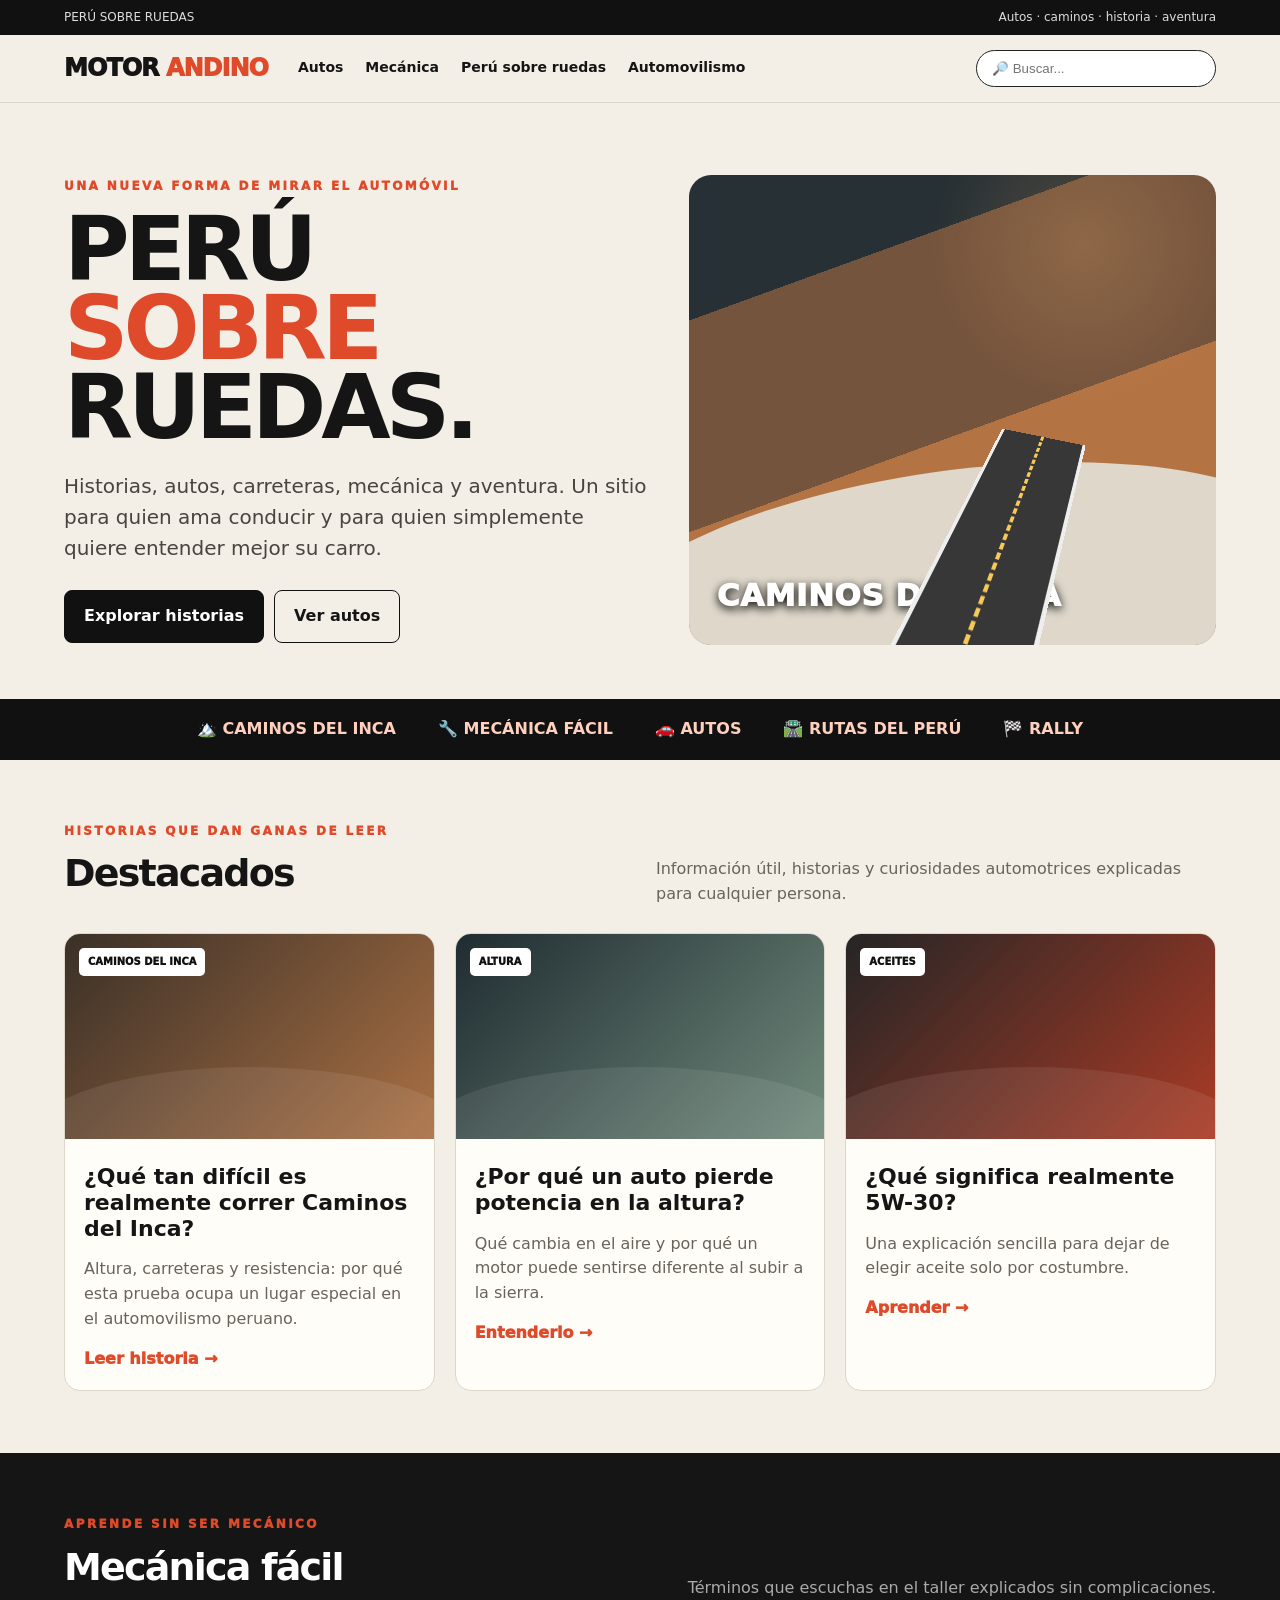
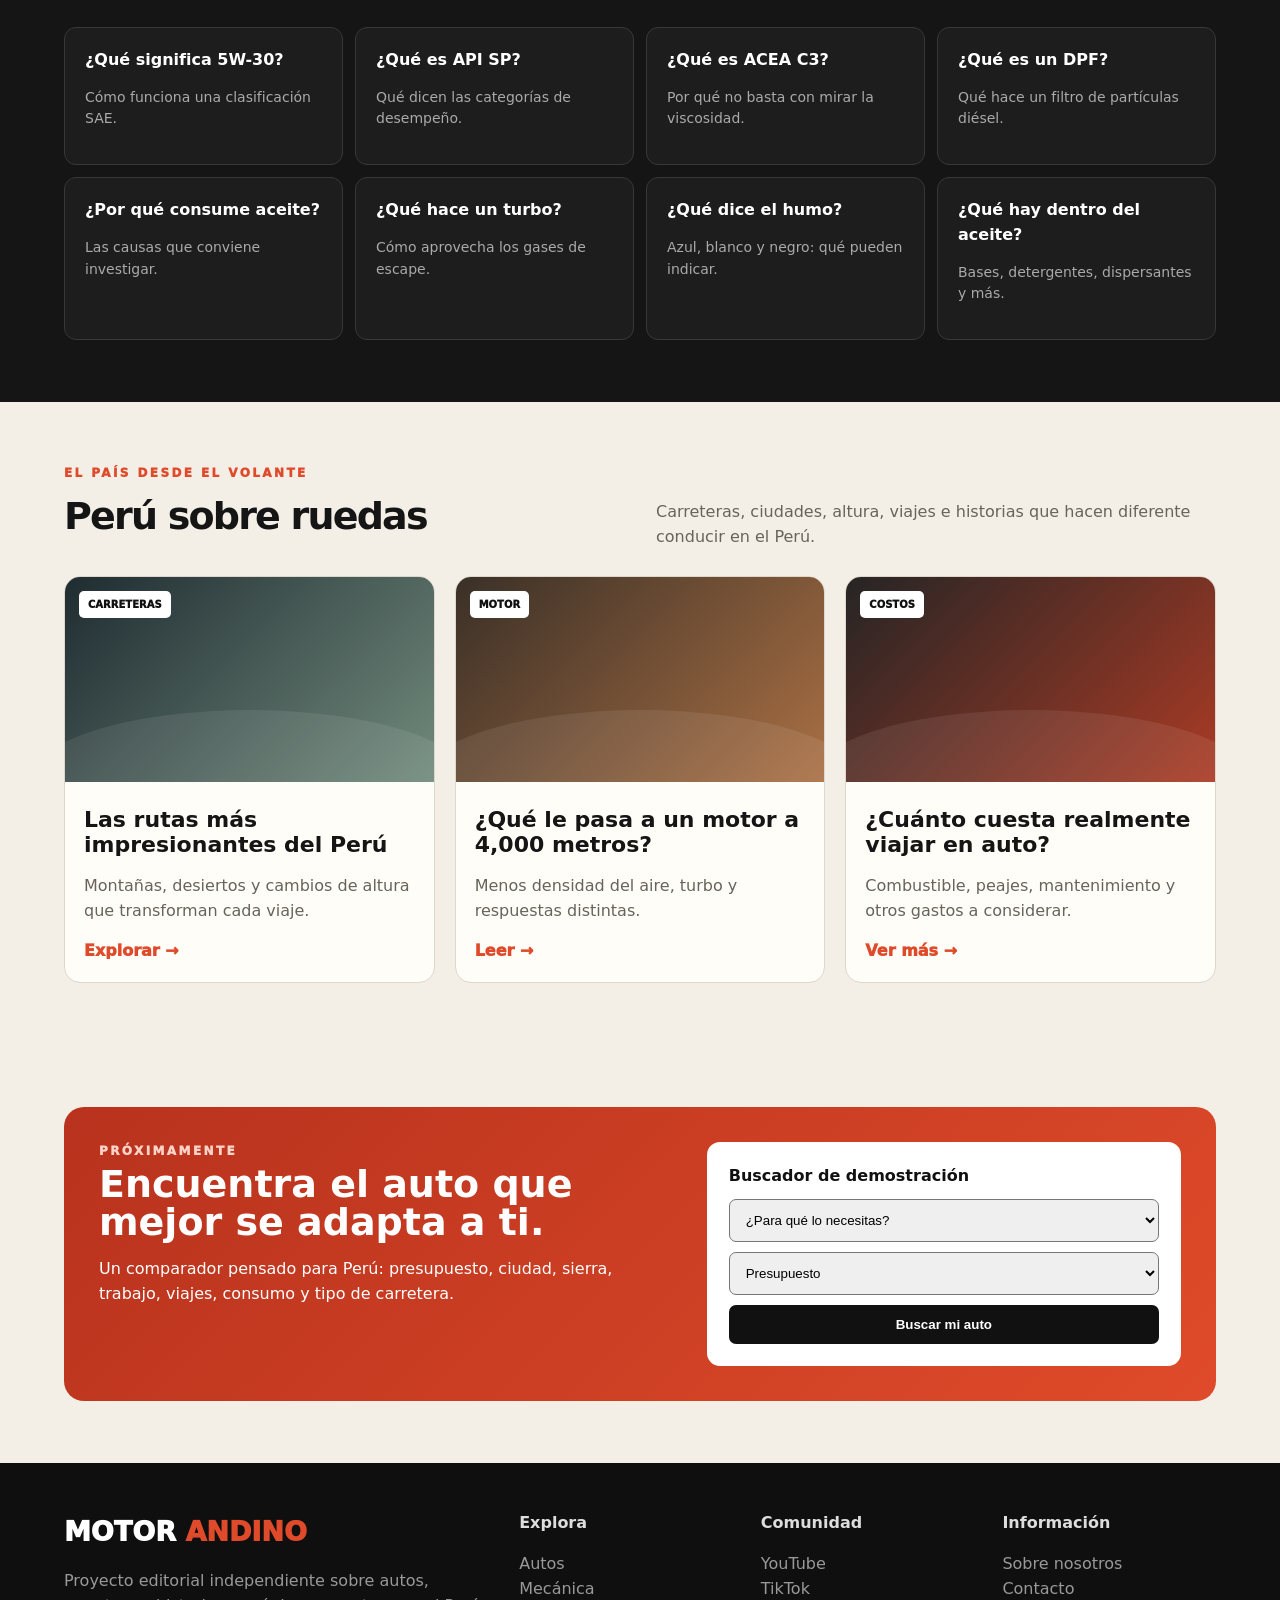
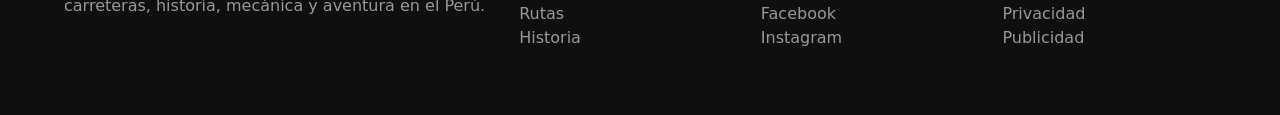
<file: index.html>
<!doctype html><html lang="es"><head><meta charset="utf-8"><meta name="viewport" content="width=device-width,initial-scale=1">
<title>Motor Andino | Autos, caminos, historia y aventura</title>
<meta name="description" content="Motor Andino: autos, mecánica fácil, carreteras del Perú, Caminos del Inca, automovilismo, rutas e historias sobre ruedas.">
<link rel="stylesheet" href="style.css"></head><body><div class="topbar"><span>PERÚ SOBRE RUEDAS</span><span>Autos · caminos · historia · aventura</span></div>
<nav class="nav">
<a class="logo" href="index.html">MOTOR <span>ANDINO</span></a>
<div class="navlinks">
<a href="autos.html">Autos</a>
<a href="mecanica.html">Mecánica</a>
<a href="peru-sobre-ruedas.html">Perú sobre ruedas</a>
<a href="automovilismo.html">Automovilismo</a>
</div>
<input class="search" placeholder="🔎 Buscar..." data-demo>
</nav>
<header class="hero"><div><div class="kicker">Una nueva forma de mirar el automóvil</div>
<h1>PERÚ<br><em>SOBRE</em><br>RUEDAS.</h1>
<p>Historias, autos, carreteras, mecánica y aventura. Un sitio para quien ama conducir y para quien simplemente quiere entender mejor su carro.</p>
<div class="actions"><a class="btn primary" href="#destacados">Explorar historias</a><a class="btn" href="autos.html">Ver autos</a></div></div>
<div class="visual"><div class="road"></div></div></header>
<div class="topicbar"><a href="caminos-del-inca.html">🏔️ CAMINOS DEL INCA</a><a href="mecanica.html">🔧 MECÁNICA FÁCIL</a><a href="autos.html">🚗 AUTOS</a><a href="peru-sobre-ruedas.html">🛣️ RUTAS DEL PERÚ</a><a href="automovilismo.html">🏁 RALLY</a></div>

<section class="wrap" id="destacados"><div class="sectionhead"><div><div class="kicker">Historias que dan ganas de leer</div><h2>Destacados</h2></div><p>Información útil, historias y curiosidades automotrices explicadas para cualquier persona.</p></div>
<div class="grid">
<article class="card"><div class="thumb"><span class="badge">CAMINOS DEL INCA</span></div><div class="cardbody"><h3>¿Qué tan difícil es realmente correr Caminos del Inca?</h3><p>Altura, carreteras y resistencia: por qué esta prueba ocupa un lugar especial en el automovilismo peruano.</p><a class="read" href="caminos-del-inca.html">Leer historia →</a></div></article>
<article class="card"><div class="thumb alt"><span class="badge">ALTURA</span></div><div class="cardbody"><h3>¿Por qué un auto pierde potencia en la altura?</h3><p>Qué cambia en el aire y por qué un motor puede sentirse diferente al subir a la sierra.</p><a class="read" href="potencia-en-altura.html">Entenderlo →</a></div></article>
<article class="card"><div class="thumb red"><span class="badge">ACEITES</span></div><div class="cardbody"><h3>¿Qué significa realmente 5W-30?</h3><p>Una explicación sencilla para dejar de elegir aceite solo por costumbre.</p><a class="read" href="que-significa-5w30.html">Aprender →</a></div></article>
</div></section>

<section class="dark"><div class="wrap"><div class="sectionhead"><div><div class="kicker">Aprende sin ser mecánico</div><h2>Mecánica fácil</h2></div><p>Términos que escuchas en el taller explicados sin complicaciones.</p></div>
<div class="tiles">
<div class="tile"><b>¿Qué significa 5W-30?</b><p>Cómo funciona una clasificación SAE.</p></div>
<div class="tile"><b>¿Qué es API SP?</b><p>Qué dicen las categorías de desempeño.</p></div>
<div class="tile"><b>¿Qué es ACEA C3?</b><p>Por qué no basta con mirar la viscosidad.</p></div>
<div class="tile"><b>¿Qué es un DPF?</b><p>Qué hace un filtro de partículas diésel.</p></div>
<div class="tile"><b>¿Por qué consume aceite?</b><p>Las causas que conviene investigar.</p></div>
<div class="tile"><b>¿Qué hace un turbo?</b><p>Cómo aprovecha los gases de escape.</p></div>
<div class="tile"><b>¿Qué dice el humo?</b><p>Azul, blanco y negro: qué pueden indicar.</p></div>
<div class="tile"><b>¿Qué hay dentro del aceite?</b><p>Bases, detergentes, dispersantes y más.</p></div>
</div></div></section>

<section class="wrap"><div class="sectionhead"><div><div class="kicker">El país desde el volante</div><h2>Perú sobre ruedas</h2></div><p>Carreteras, ciudades, altura, viajes e historias que hacen diferente conducir en el Perú.</p></div>
<div class="grid">
<article class="card"><div class="thumb alt"><span class="badge">CARRETERAS</span></div><div class="cardbody"><h3>Las rutas más impresionantes del Perú</h3><p>Montañas, desiertos y cambios de altura que transforman cada viaje.</p><a class="read" href="peru-sobre-ruedas.html">Explorar →</a></div></article>
<article class="card"><div class="thumb"><span class="badge">MOTOR</span></div><div class="cardbody"><h3>¿Qué le pasa a un motor a 4,000 metros?</h3><p>Menos densidad del aire, turbo y respuestas distintas.</p><a class="read" href="potencia-en-altura.html">Leer →</a></div></article>
<article class="card"><div class="thumb red"><span class="badge">COSTOS</span></div><div class="cardbody"><h3>¿Cuánto cuesta realmente viajar en auto?</h3><p>Combustible, peajes, mantenimiento y otros gastos a considerar.</p><a class="read" href="autos.html">Ver más →</a></div></article>
</div></section>

<section class="wrap"><div class="callout"><div><div class="kicker" style="color:#ffd3c8">PRÓXIMAMENTE</div><h2>Encuentra el auto que mejor se adapta a ti.</h2><p>Un comparador pensado para Perú: presupuesto, ciudad, sierra, trabajo, viajes, consumo y tipo de carretera.</p></div>
<div class="finder"><b>Buscador de demostración</b><select><option>¿Para qué lo necesitas?</option><option>Ciudad</option><option>Trabajo</option><option>Viajes</option><option>Sierra / altura</option><option>Aventura</option></select><select><option>Presupuesto</option><option>Hasta S/ 30,000</option><option>S/ 30,000 – 50,000</option><option>S/ 50,000 – 80,000</option><option>Más de S/ 80,000</option></select><button data-demo>Buscar mi auto</button></div></div></section>
<footer><div class="footergrid">
<div><div class="footlogo">MOTOR <span>ANDINO</span></div><p>Proyecto editorial independiente sobre autos, carreteras, historia, mecánica y aventura en el Perú.</p></div>
<div><b>Explora</b><p>Autos<br>Mecánica<br>Rutas<br>Historia</p></div>
<div><b>Comunidad</b><p>YouTube<br>TikTok<br>Facebook<br>Instagram</p></div>
<div><b>Información</b><p>Sobre nosotros<br>Contacto<br>Privacidad<br>Publicidad</p></div>
</div></footer><script src="main.js"></script></body></html>
</file>
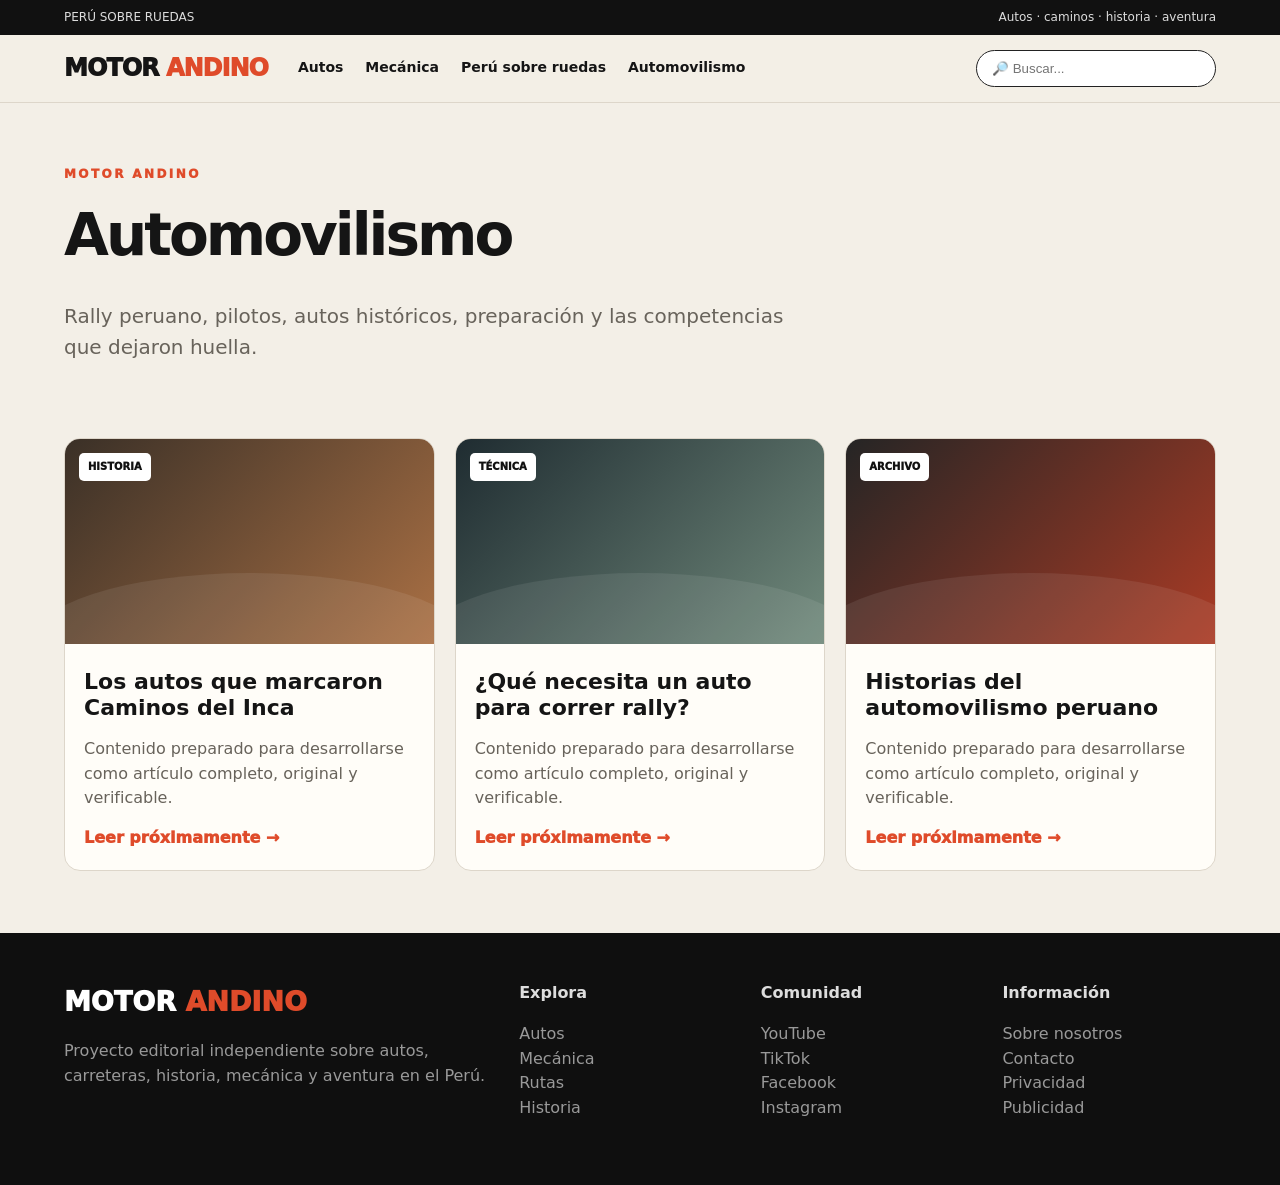
<file: automovilismo.html>
<!doctype html><html lang="es"><head><meta charset="utf-8"><meta name="viewport" content="width=device-width,initial-scale=1"><title>Automovilismo | Motor Andino</title><meta name="description" content="Rally peruano, pilotos, autos históricos, preparación y las competencias que dejaron huella."><link rel="stylesheet" href="style.css"></head><body><div class="topbar"><span>PERÚ SOBRE RUEDAS</span><span>Autos · caminos · historia · aventura</span></div>
<nav class="nav">
<a class="logo" href="index.html">MOTOR <span>ANDINO</span></a>
<div class="navlinks">
<a href="autos.html">Autos</a>
<a href="mecanica.html">Mecánica</a>
<a href="peru-sobre-ruedas.html">Perú sobre ruedas</a>
<a href="automovilismo.html">Automovilismo</a>
</div>
<input class="search" placeholder="🔎 Buscar..." data-demo>
</nav><header class="pagehero"><div class="kicker">Motor Andino</div><h1>Automovilismo</h1><p>Rally peruano, pilotos, autos históricos, preparación y las competencias que dejaron huella.</p></header><main class="wrap" style="padding-top:20px"><div class="grid"><article class="card"><div class="thumb"><span class="badge">HISTORIA</span></div><div class="cardbody"><h3>Los autos que marcaron Caminos del Inca</h3><p>Contenido preparado para desarrollarse como artículo completo, original y verificable.</p><a class="read" href="index.html">Leer próximamente →</a></div></article><article class="card"><div class="thumb alt"><span class="badge">TÉCNICA</span></div><div class="cardbody"><h3>¿Qué necesita un auto para correr rally?</h3><p>Contenido preparado para desarrollarse como artículo completo, original y verificable.</p><a class="read" href="index.html">Leer próximamente →</a></div></article><article class="card"><div class="thumb red"><span class="badge">ARCHIVO</span></div><div class="cardbody"><h3>Historias del automovilismo peruano</h3><p>Contenido preparado para desarrollarse como artículo completo, original y verificable.</p><a class="read" href="index.html">Leer próximamente →</a></div></article></div></main><footer><div class="footergrid">
<div><div class="footlogo">MOTOR <span>ANDINO</span></div><p>Proyecto editorial independiente sobre autos, carreteras, historia, mecánica y aventura en el Perú.</p></div>
<div><b>Explora</b><p>Autos<br>Mecánica<br>Rutas<br>Historia</p></div>
<div><b>Comunidad</b><p>YouTube<br>TikTok<br>Facebook<br>Instagram</p></div>
<div><b>Información</b><p>Sobre nosotros<br>Contacto<br>Privacidad<br>Publicidad</p></div>
</div></footer><script src="main.js"></script></body></html>
</file>
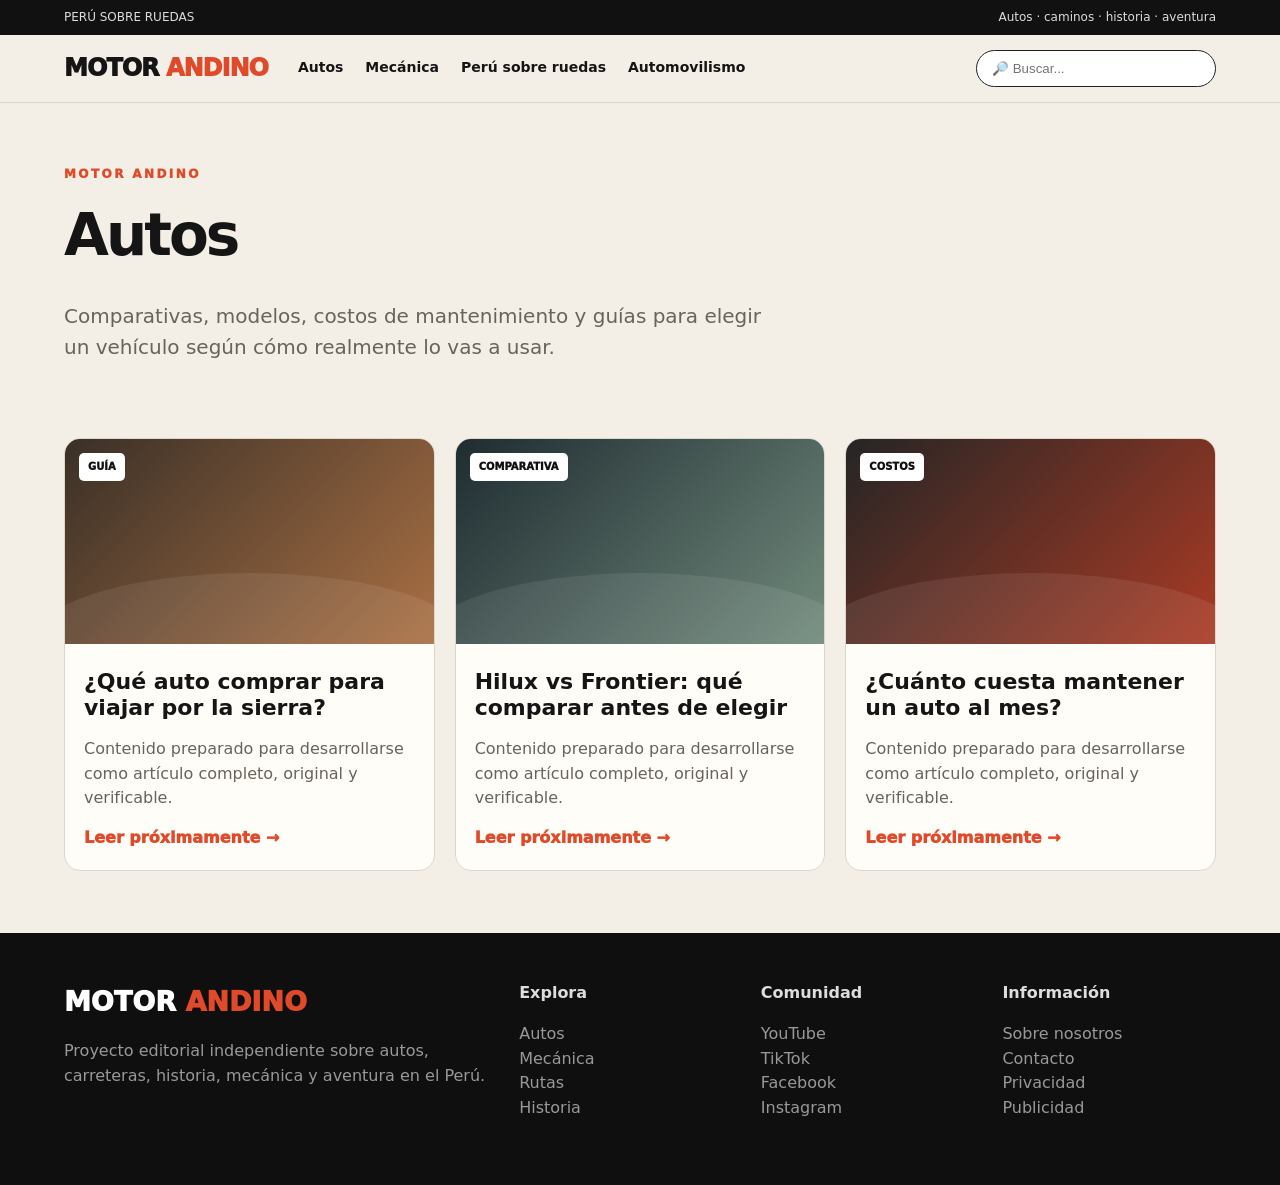
<file: autos.html>
<!doctype html><html lang="es"><head><meta charset="utf-8"><meta name="viewport" content="width=device-width,initial-scale=1"><title>Autos | Motor Andino</title><meta name="description" content="Comparativas, modelos, costos de mantenimiento y guías para elegir un vehículo según cómo realmente lo vas a usar."><link rel="stylesheet" href="style.css"></head><body><div class="topbar"><span>PERÚ SOBRE RUEDAS</span><span>Autos · caminos · historia · aventura</span><link rel="stylesheet" href="style.css"></div>
<nav class="nav">
<a class="logo" href="index.html">MOTOR <span>ANDINO</span></a>
<div class="navlinks">
<a href="autos.html">Autos</a>
<a href="mecanica.html">Mecánica</a>
<a href="peru-sobre-ruedas.html">Perú sobre ruedas</a>
<a href="automovilismo.html">Automovilismo</a>
</div>
<input class="search" placeholder="🔎 Buscar..." data-demo>
</nav><header class="pagehero"><div class="kicker">Motor Andino</div><h1>Autos</h1><p>Comparativas, modelos, costos de mantenimiento y guías para elegir un vehículo según cómo realmente lo vas a usar.</p></header><main class="wrap" style="padding-top:20px"><div class="grid"><article class="card"><div class="thumb"><span class="badge">GUÍA</span></div><div class="cardbody"><h3>¿Qué auto comprar para viajar por la sierra?</h3><p>Contenido preparado para desarrollarse como artículo completo, original y verificable.</p><a class="read" href="index.html">Leer próximamente →</a></div></article><article class="card"><div class="thumb alt"><span class="badge">COMPARATIVA</span></div><div class="cardbody"><h3>Hilux vs Frontier: qué comparar antes de elegir</h3><p>Contenido preparado para desarrollarse como artículo completo, original y verificable.</p><a class="read" href="index.html">Leer próximamente →</a></div></article><article class="card"><div class="thumb red"><span class="badge">COSTOS</span></div><div class="cardbody"><h3>¿Cuánto cuesta mantener un auto al mes?</h3><p>Contenido preparado para desarrollarse como artículo completo, original y verificable.</p><a class="read" href="index.html">Leer próximamente →</a></div></article></div></main><footer><div class="footergrid">
<div><div class="footlogo">MOTOR <span>ANDINO</span></div><p>Proyecto editorial independiente sobre autos, carreteras, historia, mecánica y aventura en el Perú.</p></div>
<div><b>Explora</b><p>Autos<br>Mecánica<br>Rutas<br>Historia</p></div>
<div><b>Comunidad</b><p>YouTube<br>TikTok<br>Facebook<br>Instagram</p></div>
<div><b>Información</b><p>Sobre nosotros<br>Contacto<br>Privacidad<br>Publicidad</p></div>
</div></footer><script src="main.js"></script></body></html>
</file>
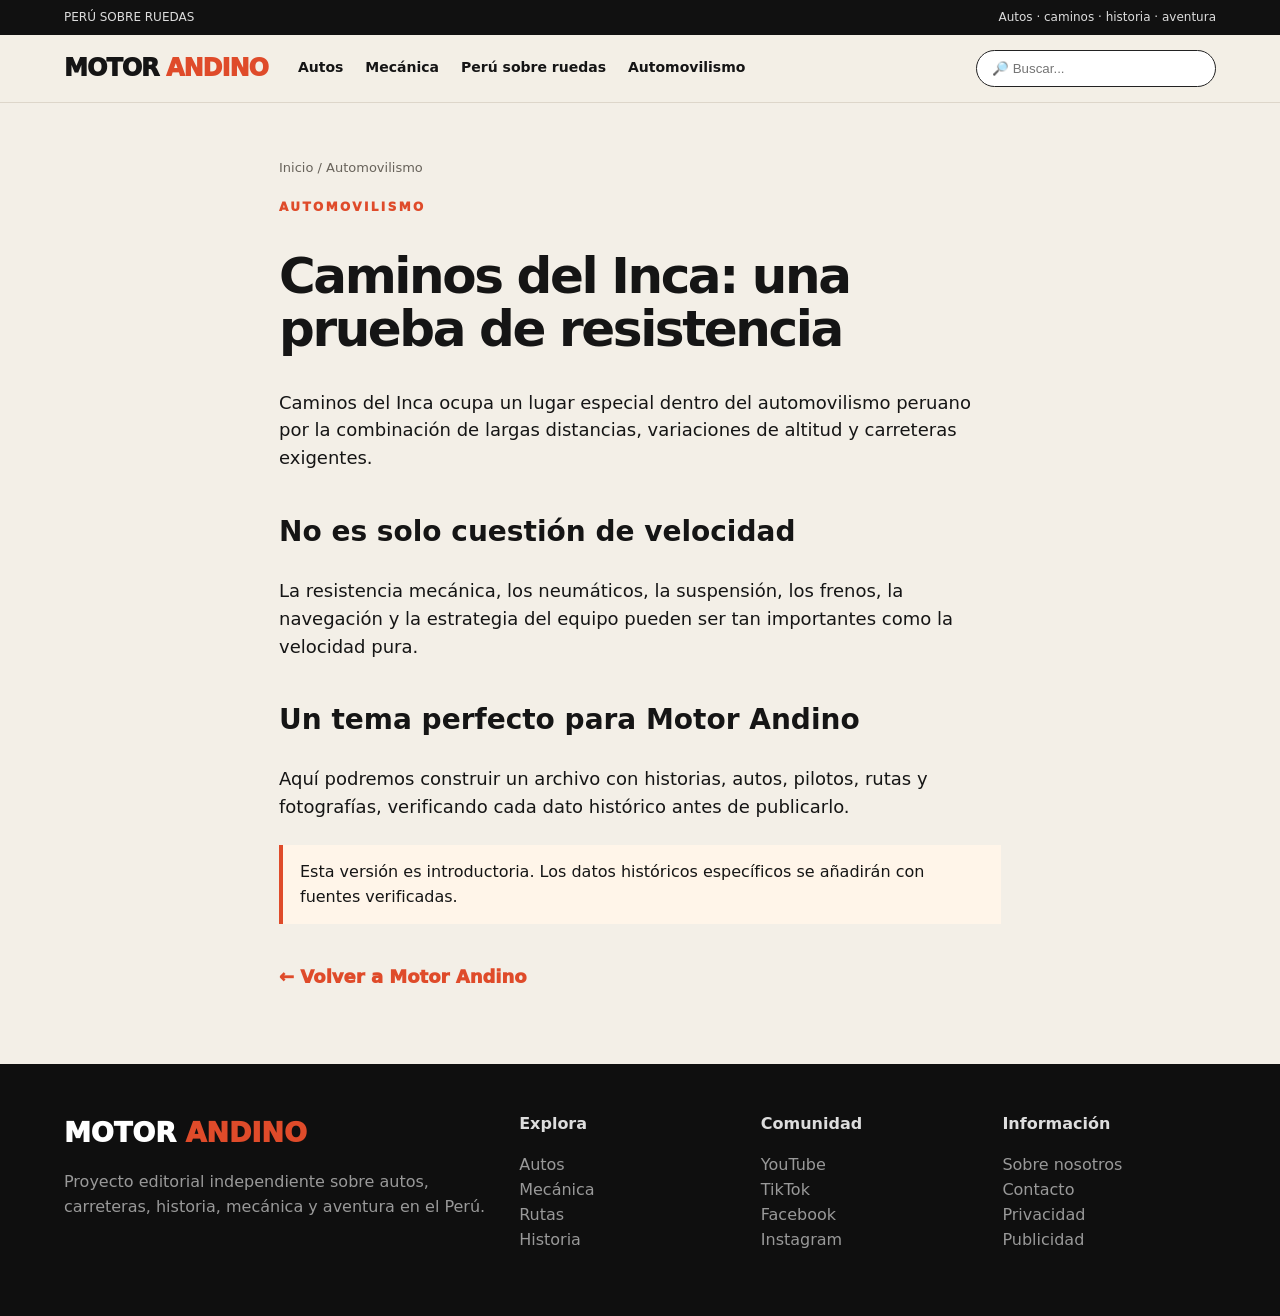
<file: caminos-del-inca.html>
<!doctype html><html lang="es"><head><meta charset="utf-8"><meta name="viewport" content="width=device-width,initial-scale=1"><title>Caminos del Inca: una prueba de resistencia | Motor Andino</title><meta name="description" content="Caminos del Inca: una prueba de resistencia. Explicación clara en Motor Andino."><link rel="stylesheet" href="style.css"></head><body><div class="topbar"><span>PERÚ SOBRE RUEDAS</span><span>Autos · caminos · historia · aventura</span></div>
<nav class="nav">
<a class="logo" href="index.html">MOTOR <span>ANDINO</span></a>
<div class="navlinks">
<a href="autos.html">Autos</a>
<a href="mecanica.html">Mecánica</a>
<a href="peru-sobre-ruedas.html">Perú sobre ruedas</a>
<a href="automovilismo.html">Automovilismo</a>
</div>
<input class="search" placeholder="🔎 Buscar..." data-demo>
</nav><main class="article"><div class="crumb"><a href="index.html">Inicio</a> / Automovilismo</div><div class="kicker" style="margin-top:20px">Automovilismo</div><h1>Caminos del Inca: una prueba de resistencia</h1>
<p>Caminos del Inca ocupa un lugar especial dentro del automovilismo peruano por la combinación de largas distancias, variaciones de altitud y carreteras exigentes.</p>
<h2>No es solo cuestión de velocidad</h2><p>La resistencia mecánica, los neumáticos, la suspensión, los frenos, la navegación y la estrategia del equipo pueden ser tan importantes como la velocidad pura.</p>
<h2>Un tema perfecto para Motor Andino</h2><p>Aquí podremos construir un archivo con historias, autos, pilotos, rutas y fotografías, verificando cada dato histórico antes de publicarlo.</p>
<div class="note">Esta versión es introductoria. Los datos históricos específicos se añadirán con fuentes verificadas.</div>
<p><a class="read" href="index.html">← Volver a Motor Andino</a></p></main><footer><div class="footergrid">
<div><div class="footlogo">MOTOR <span>ANDINO</span></div><p>Proyecto editorial independiente sobre autos, carreteras, historia, mecánica y aventura en el Perú.</p></div>
<div><b>Explora</b><p>Autos<br>Mecánica<br>Rutas<br>Historia</p></div>
<div><b>Comunidad</b><p>YouTube<br>TikTok<br>Facebook<br>Instagram</p></div>
<div><b>Información</b><p>Sobre nosotros<br>Contacto<br>Privacidad<br>Publicidad</p></div>
</div></footer><script src="main.js"></script></body></html>
</file>
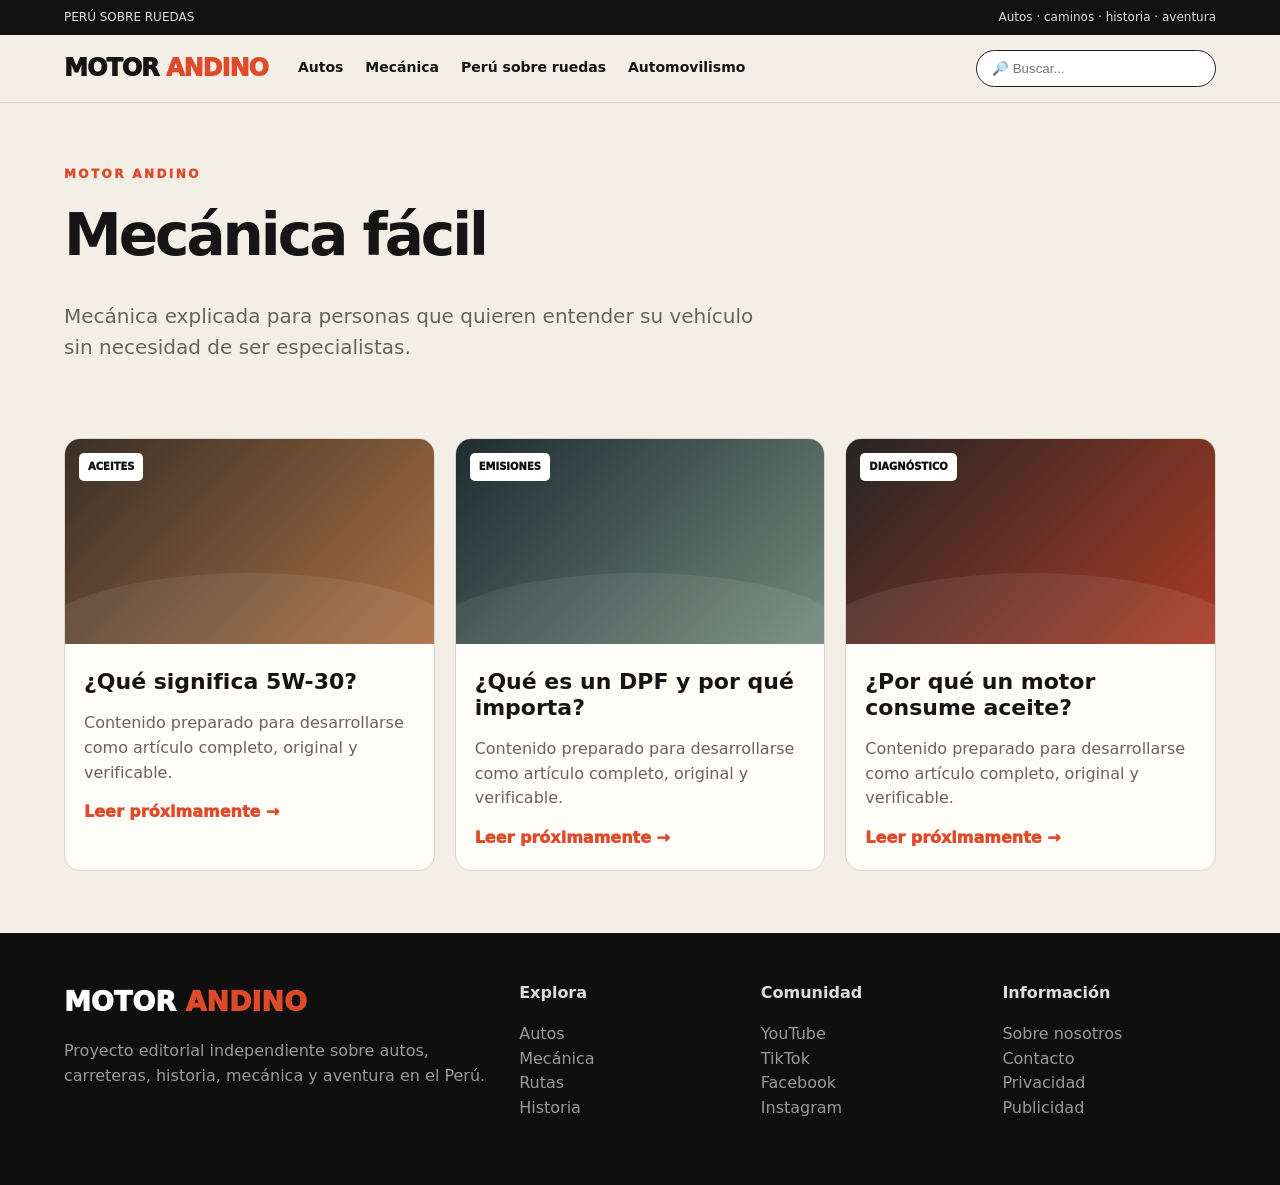
<file: mecanica.html>
<!doctype html><html lang="es"><head><meta charset="utf-8"><meta name="viewport" content="width=device-width,initial-scale=1"><title>Mecánica fácil | Motor Andino</title><meta name="description" content="Mecánica explicada para personas que quieren entender su vehículo sin necesidad de ser especialistas."><link rel="stylesheet" href="style.css"></head><body><div class="topbar"><span>PERÚ SOBRE RUEDAS</span><span>Autos · caminos · historia · aventura</span></div>
<nav class="nav">
<a class="logo" href="index.html">MOTOR <span>ANDINO</span></a>
<div class="navlinks">
<a href="autos.html">Autos</a>
<a href="mecanica.html">Mecánica</a>
<a href="peru-sobre-ruedas.html">Perú sobre ruedas</a>
<a href="automovilismo.html">Automovilismo</a>
</div>
<input class="search" placeholder="🔎 Buscar..." data-demo>
</nav><header class="pagehero"><div class="kicker">Motor Andino</div><h1>Mecánica fácil</h1><p>Mecánica explicada para personas que quieren entender su vehículo sin necesidad de ser especialistas.</p></header><main class="wrap" style="padding-top:20px"><div class="grid"><article class="card"><div class="thumb"><span class="badge">ACEITES</span></div><div class="cardbody"><h3>¿Qué significa 5W-30?</h3><p>Contenido preparado para desarrollarse como artículo completo, original y verificable.</p><a class="read" href="index.html">Leer próximamente →</a></div></article><article class="card"><div class="thumb alt"><span class="badge">EMISIONES</span></div><div class="cardbody"><h3>¿Qué es un DPF y por qué importa?</h3><p>Contenido preparado para desarrollarse como artículo completo, original y verificable.</p><a class="read" href="index.html">Leer próximamente →</a></div></article><article class="card"><div class="thumb red"><span class="badge">DIAGNÓSTICO</span></div><div class="cardbody"><h3>¿Por qué un motor consume aceite?</h3><p>Contenido preparado para desarrollarse como artículo completo, original y verificable.</p><a class="read" href="index.html">Leer próximamente →</a></div></article></div></main><footer><div class="footergrid">
<div><div class="footlogo">MOTOR <span>ANDINO</span></div><p>Proyecto editorial independiente sobre autos, carreteras, historia, mecánica y aventura en el Perú.</p></div>
<div><b>Explora</b><p>Autos<br>Mecánica<br>Rutas<br>Historia</p></div>
<div><b>Comunidad</b><p>YouTube<br>TikTok<br>Facebook<br>Instagram</p></div>
<div><b>Información</b><p>Sobre nosotros<br>Contacto<br>Privacidad<br>Publicidad</p></div>
</div></footer><script src="main.js"></script></body></html>
</file>
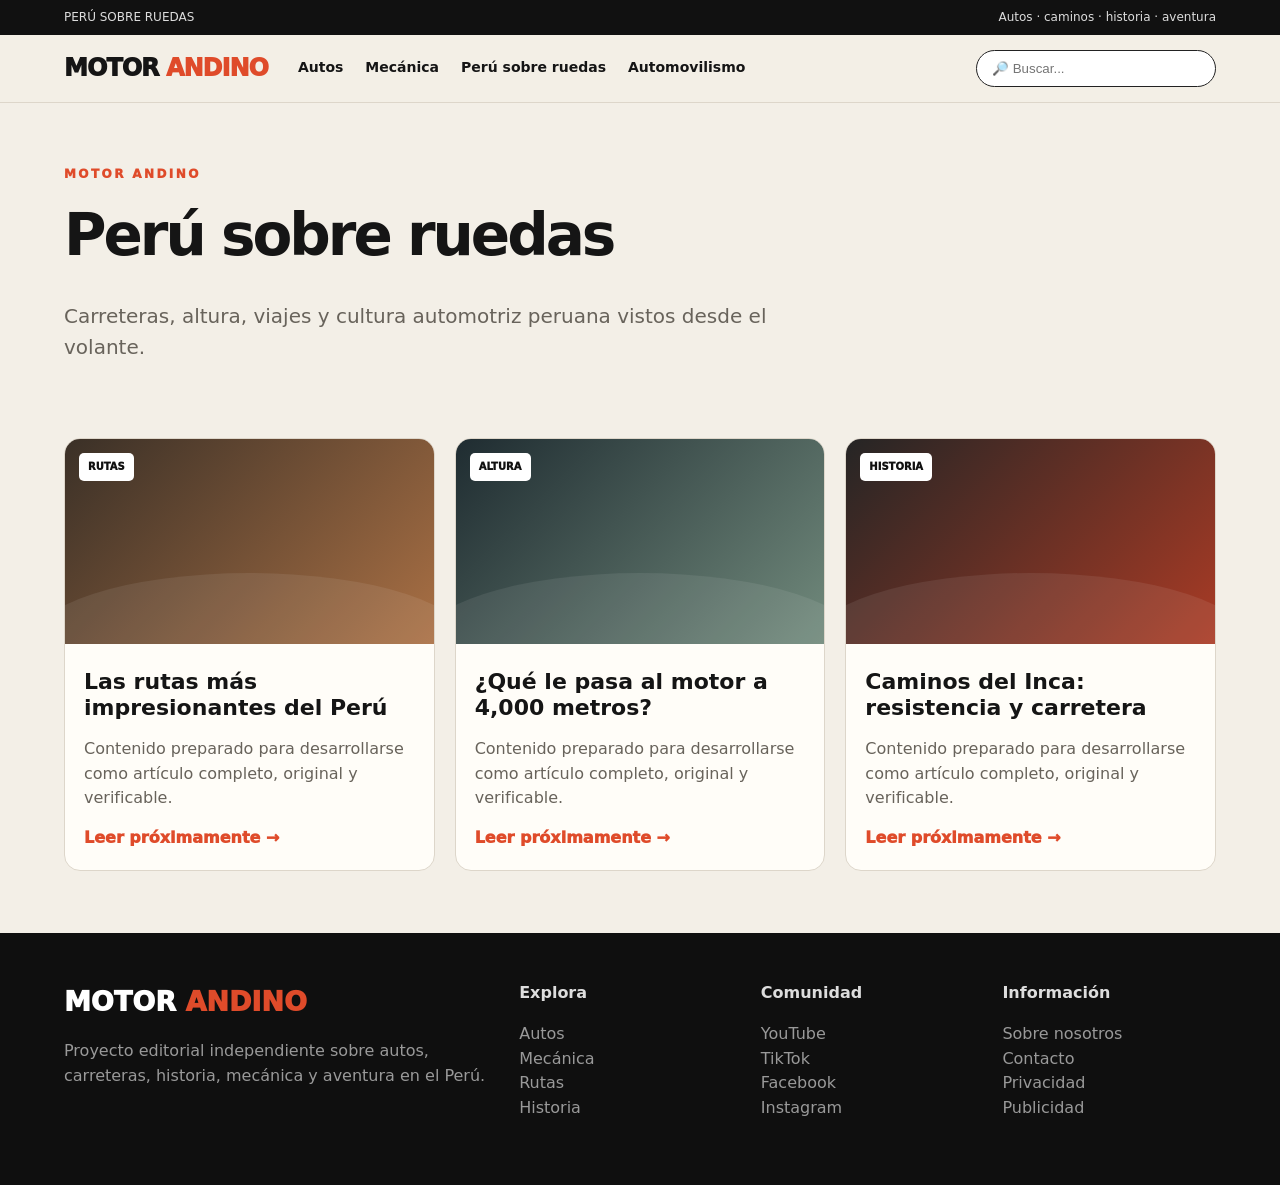
<file: peru-sobre-ruedas.html>
<!doctype html><html lang="es"><head><meta charset="utf-8"><meta name="viewport" content="width=device-width,initial-scale=1"><title>Perú sobre ruedas | Motor Andino</title><meta name="description" content="Carreteras, altura, viajes y cultura automotriz peruana vistos desde el volante."><link rel="stylesheet" href="style.css"></head><body><div class="topbar"><span>PERÚ SOBRE RUEDAS</span><span>Autos · caminos · historia · aventura</span></div>
<nav class="nav">
<a class="logo" href="index.html">MOTOR <span>ANDINO</span></a>
<div class="navlinks">
<a href="autos.html">Autos</a>
<a href="mecanica.html">Mecánica</a>
<a href="peru-sobre-ruedas.html">Perú sobre ruedas</a>
<a href="automovilismo.html">Automovilismo</a>
</div>
<input class="search" placeholder="🔎 Buscar..." data-demo>
</nav><header class="pagehero"><div class="kicker">Motor Andino</div><h1>Perú sobre ruedas</h1><p>Carreteras, altura, viajes y cultura automotriz peruana vistos desde el volante.</p></header><main class="wrap" style="padding-top:20px"><div class="grid"><article class="card"><div class="thumb"><span class="badge">RUTAS</span></div><div class="cardbody"><h3>Las rutas más impresionantes del Perú</h3><p>Contenido preparado para desarrollarse como artículo completo, original y verificable.</p><a class="read" href="index.html">Leer próximamente →</a></div></article><article class="card"><div class="thumb alt"><span class="badge">ALTURA</span></div><div class="cardbody"><h3>¿Qué le pasa al motor a 4,000 metros?</h3><p>Contenido preparado para desarrollarse como artículo completo, original y verificable.</p><a class="read" href="index.html">Leer próximamente →</a></div></article><article class="card"><div class="thumb red"><span class="badge">HISTORIA</span></div><div class="cardbody"><h3>Caminos del Inca: resistencia y carretera</h3><p>Contenido preparado para desarrollarse como artículo completo, original y verificable.</p><a class="read" href="index.html">Leer próximamente →</a></div></article></div></main><footer><div class="footergrid">
<div><div class="footlogo">MOTOR <span>ANDINO</span></div><p>Proyecto editorial independiente sobre autos, carreteras, historia, mecánica y aventura en el Perú.</p></div>
<div><b>Explora</b><p>Autos<br>Mecánica<br>Rutas<br>Historia</p></div>
<div><b>Comunidad</b><p>YouTube<br>TikTok<br>Facebook<br>Instagram</p></div>
<div><b>Información</b><p>Sobre nosotros<br>Contacto<br>Privacidad<br>Publicidad</p></div>
</div></footer><script src="main.js"></script></body></html>
</file>
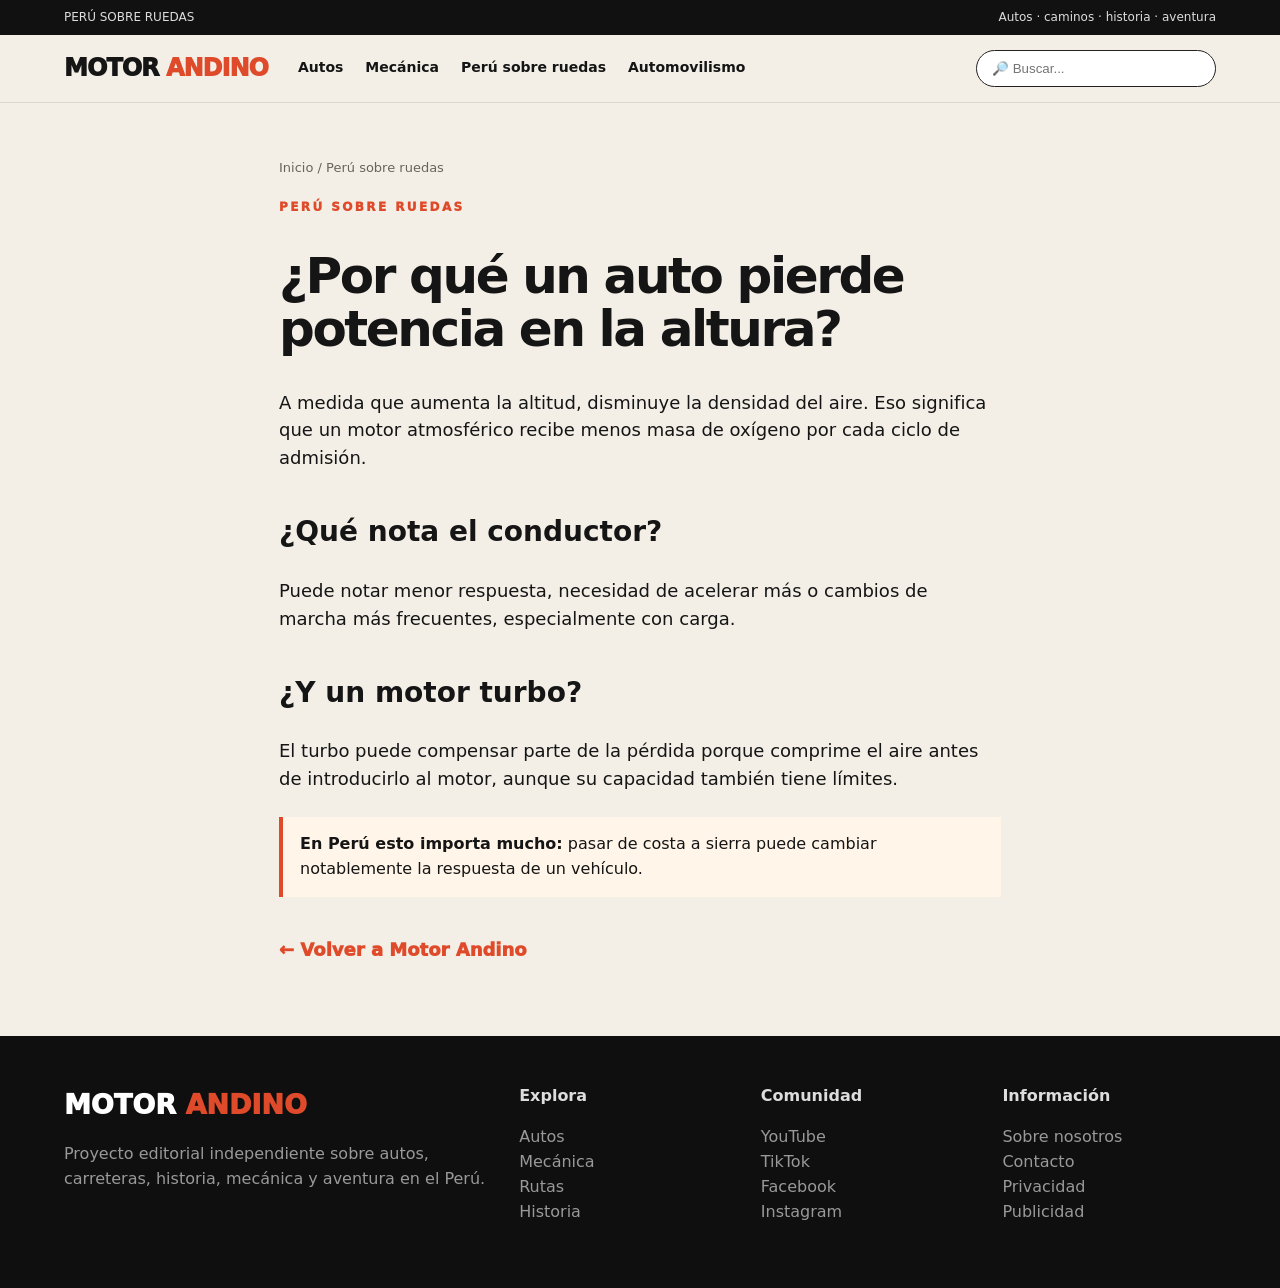
<file: potencia-en-altura.html>
<!doctype html><html lang="es"><head><meta charset="utf-8"><meta name="viewport" content="width=device-width,initial-scale=1"><title>¿Por qué un auto pierde potencia en la altura? | Motor Andino</title><meta name="description" content="¿Por qué un auto pierde potencia en la altura?. Explicación clara en Motor Andino."><link rel="stylesheet" href="style.css"></head><body><div class="topbar"><span>PERÚ SOBRE RUEDAS</span><span>Autos · caminos · historia · aventura</span></div>
<nav class="nav">
<a class="logo" href="index.html">MOTOR <span>ANDINO</span></a>
<div class="navlinks">
<a href="autos.html">Autos</a>
<a href="mecanica.html">Mecánica</a>
<a href="peru-sobre-ruedas.html">Perú sobre ruedas</a>
<a href="automovilismo.html">Automovilismo</a>
</div>
<input class="search" placeholder="🔎 Buscar..." data-demo>
</nav><main class="article"><div class="crumb"><a href="index.html">Inicio</a> / Perú sobre ruedas</div><div class="kicker" style="margin-top:20px">Perú sobre ruedas</div><h1>¿Por qué un auto pierde potencia en la altura?</h1>
<p>A medida que aumenta la altitud, disminuye la densidad del aire. Eso significa que un motor atmosférico recibe menos masa de oxígeno por cada ciclo de admisión.</p>
<h2>¿Qué nota el conductor?</h2><p>Puede notar menor respuesta, necesidad de acelerar más o cambios de marcha más frecuentes, especialmente con carga.</p>
<h2>¿Y un motor turbo?</h2><p>El turbo puede compensar parte de la pérdida porque comprime el aire antes de introducirlo al motor, aunque su capacidad también tiene límites.</p>
<div class="note"><strong>En Perú esto importa mucho:</strong> pasar de costa a sierra puede cambiar notablemente la respuesta de un vehículo.</div>
<p><a class="read" href="index.html">← Volver a Motor Andino</a></p></main><footer><div class="footergrid">
<div><div class="footlogo">MOTOR <span>ANDINO</span></div><p>Proyecto editorial independiente sobre autos, carreteras, historia, mecánica y aventura en el Perú.</p></div>
<div><b>Explora</b><p>Autos<br>Mecánica<br>Rutas<br>Historia</p></div>
<div><b>Comunidad</b><p>YouTube<br>TikTok<br>Facebook<br>Instagram</p></div>
<div><b>Información</b><p>Sobre nosotros<br>Contacto<br>Privacidad<br>Publicidad</p></div>
</div></footer><script src="main.js"></script></body></html>
</file>
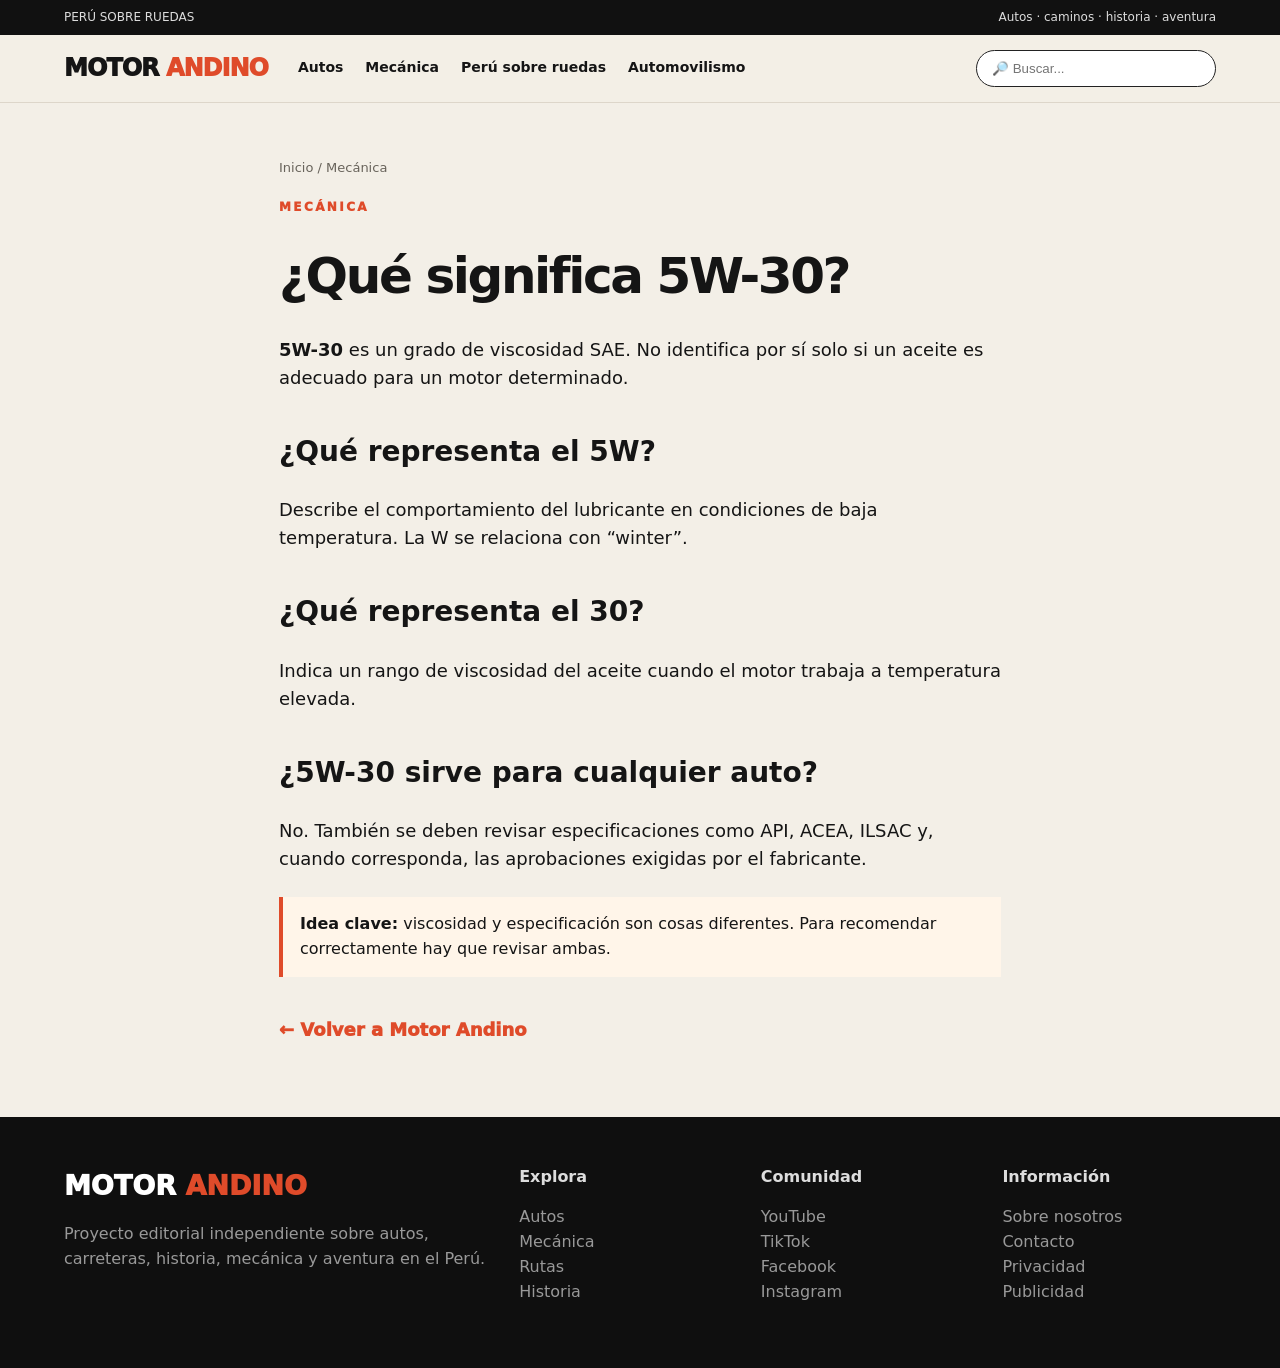
<file: que-significa-5w30.html>
<!doctype html><html lang="es"><head><meta charset="utf-8"><meta name="viewport" content="width=device-width,initial-scale=1"><title>¿Qué significa 5W-30? | Motor Andino</title><meta name="description" content="¿Qué significa 5W-30?. Explicación clara en Motor Andino."><link rel="stylesheet" href="style.css"></head><body><div class="topbar"><span>PERÚ SOBRE RUEDAS</span><span>Autos · caminos · historia · aventura</span></div>
<nav class="nav">
<a class="logo" href="index.html">MOTOR <span>ANDINO</span></a>
<div class="navlinks">
<a href="autos.html">Autos</a>
<a href="mecanica.html">Mecánica</a>
<a href="peru-sobre-ruedas.html">Perú sobre ruedas</a>
<a href="automovilismo.html">Automovilismo</a>
</div>
<input class="search" placeholder="🔎 Buscar..." data-demo>
</nav><main class="article"><div class="crumb"><a href="index.html">Inicio</a> / Mecánica</div><div class="kicker" style="margin-top:20px">Mecánica</div><h1>¿Qué significa 5W-30?</h1>
<p><strong>5W-30</strong> es un grado de viscosidad SAE. No identifica por sí solo si un aceite es adecuado para un motor determinado.</p>
<h2>¿Qué representa el 5W?</h2><p>Describe el comportamiento del lubricante en condiciones de baja temperatura. La W se relaciona con “winter”.</p>
<h2>¿Qué representa el 30?</h2><p>Indica un rango de viscosidad del aceite cuando el motor trabaja a temperatura elevada.</p>
<h2>¿5W-30 sirve para cualquier auto?</h2><p>No. También se deben revisar especificaciones como API, ACEA, ILSAC y, cuando corresponda, las aprobaciones exigidas por el fabricante.</p>
<div class="note"><strong>Idea clave:</strong> viscosidad y especificación son cosas diferentes. Para recomendar correctamente hay que revisar ambas.</div>
<p><a class="read" href="index.html">← Volver a Motor Andino</a></p></main><footer><div class="footergrid">
<div><div class="footlogo">MOTOR <span>ANDINO</span></div><p>Proyecto editorial independiente sobre autos, carreteras, historia, mecánica y aventura en el Perú.</p></div>
<div><b>Explora</b><p>Autos<br>Mecánica<br>Rutas<br>Historia</p></div>
<div><b>Comunidad</b><p>YouTube<br>TikTok<br>Facebook<br>Instagram</p></div>
<div><b>Información</b><p>Sobre nosotros<br>Contacto<br>Privacidad<br>Publicidad</p></div>
</div></footer><script src="main.js"></script></body></html>
</file>
<file: style.css>
:root{
 --bg:#f3efe7;--paper:#fffdf8;--ink:#151515;--muted:#68635b;
 --red:#df4b2a;--red2:#b8321d;--dark:#111;--line:#ddd6ca;--sand:#c99b6d;
}
*{box-sizing:border-box}
html{scroll-behavior:smooth}
body{margin:0;background:var(--bg);color:var(--ink);font-family:Inter,system-ui,-apple-system,Segoe UI,Roboto,sans-serif;line-height:1.55}
a{text-decoration:none;color:inherit}
img{max-width:100%;display:block}
.topbar{background:#111;color:#ddd;padding:8px 5vw;font-size:12px;display:flex;justify-content:space-between;gap:20px}
.nav{position:sticky;top:0;z-index:20;background:rgba(243,239,231,.96);backdrop-filter:blur(10px);border-bottom:1px solid var(--line);padding:15px 5vw;display:flex;align-items:center;gap:30px}
.logo{font-weight:950;font-size:24px;letter-spacing:-1px;white-space:nowrap}.logo span{color:var(--red)}
.navlinks{display:flex;align-items:center;gap:22px;font-size:14px;font-weight:800;flex:1}.navlinks a:hover{color:var(--red)}
.search{border:1.5px solid #222;border-radius:28px;padding:10px 15px;background:#fff;width:240px}
.hero{max-width:1280px;margin:auto;padding:72px 5vw 54px;display:grid;grid-template-columns:1.05fr .95fr;gap:42px;align-items:center}
.kicker{font-size:12px;text-transform:uppercase;letter-spacing:2.4px;font-weight:950;color:var(--red)}
.hero h1{font-size:clamp(55px,7vw,96px);letter-spacing:-5px;line-height:.88;margin:15px 0 24px}
.hero h1 em{font-style:normal;color:var(--red)}
.hero p{font-size:20px;color:#48443e;max-width:640px}
.actions{display:flex;gap:10px;flex-wrap:wrap;margin-top:26px}
.btn{display:inline-block;padding:13px 19px;border-radius:8px;border:1.5px solid #111;font-weight:900}
.btn.primary{background:#111;color:#fff}
.visual{height:470px;border-radius:22px;position:relative;overflow:hidden;background:
radial-gradient(circle at 75% 15%,#f1b36d33,transparent 27%),
linear-gradient(160deg,#273034 0 22%,#75543d 22% 54%,#b47343 54% 100%)}
.visual:before{content:"";position:absolute;width:140%;height:55%;left:-20%;bottom:-18%;background:#ded7ca;border-radius:50% 50% 0 0;transform:rotate(-8deg)}
.visual:after{content:"CAMINOS DEL INCA";position:absolute;left:28px;bottom:26px;color:white;font-size:31px;font-weight:950;letter-spacing:.5px;text-shadow:0 3px 10px #000}
.road{position:absolute;z-index:2;width:22%;height:80%;background:#373737;bottom:-20%;left:48%;transform:perspective(250px) rotateX(30deg) rotate(18deg);border-left:4px solid #eee;border-right:4px solid #eee}
.road:after{content:"";position:absolute;left:48%;top:0;height:100%;border-left:4px dashed #f7c85a}
.topicbar{background:#111;color:#fff;padding:18px 5vw;display:flex;justify-content:center;gap:42px;flex-wrap:wrap;font-weight:900}
.topicbar a{color:#ffd0be}
.wrap{max-width:1280px;margin:auto;padding:62px 5vw}
.sectionhead{display:flex;justify-content:space-between;align-items:end;gap:25px;margin-bottom:26px}
.sectionhead h2{font-size:38px;letter-spacing:-1.8px;margin:4px 0}
.sectionhead p{max-width:560px;color:var(--muted);margin:0}
.grid{display:grid;grid-template-columns:repeat(3,1fr);gap:20px}
.card{background:var(--paper);border:1px solid var(--line);border-radius:16px;overflow:hidden;transition:.2s}
.card:hover{transform:translateY(-5px);box-shadow:0 16px 35px #00000014}
.thumb{height:205px;position:relative;overflow:hidden;background:linear-gradient(135deg,#3a3027,#aa7044)}
.thumb.alt{background:linear-gradient(135deg,#1f2c31,#718a7c)}
.thumb.red{background:linear-gradient(135deg,#252525,#aa3b25)}
.thumb:after{content:"";position:absolute;inset:auto -10% -35% -10%;height:70%;border-radius:50% 50% 0 0;background:#ffffff14}
.badge{position:absolute;left:14px;top:14px;background:#fff;color:#111;padding:6px 9px;border-radius:5px;font-size:10px;font-weight:950;z-index:2}
.cardbody{padding:19px}.card h3{font-size:22px;line-height:1.17;margin:6px 0}.card p{color:var(--muted);margin-bottom:0}.read{display:inline-block;color:var(--red);font-weight:950;margin-top:15px}
.dark{background:#151515;color:#fff}.dark .sectionhead p{color:#aaa}
.tiles{display:grid;grid-template-columns:repeat(4,1fr);gap:12px}
.tile{background:#1d1d1d;border:1px solid #383838;border-radius:12px;padding:20px;min-height:130px}.tile p{color:#aaa;font-size:14px}
.callout{display:grid;grid-template-columns:1.1fr .9fr;gap:28px;background:linear-gradient(135deg,var(--red2),var(--red));color:#fff;border-radius:20px;padding:35px}
.callout h2{font-size:38px;line-height:1;margin:4px 0 15px}.finder{background:#fff;color:#111;border-radius:13px;padding:22px}
.finder select,.finder button{width:100%;padding:12px;border-radius:7px;margin-top:10px}.finder button{border:0;background:#111;color:#fff;font-weight:900}
.pagehero{max-width:1280px;margin:auto;padding:62px 5vw 35px}.pagehero h1{font-size:58px;letter-spacing:-3px;margin:8px 0}.pagehero p{font-size:20px;color:var(--muted);max-width:720px}
.article{max-width:850px;margin:auto;padding:55px 5vw}.article h1{font-size:50px;line-height:1.05;letter-spacing:-2.4px}.article h2{font-size:28px;margin-top:38px}.article p,.article li{font-size:18px}.crumb{font-size:13px;color:var(--muted)}.note{background:#fff5e9;border-left:4px solid var(--red);padding:15px 17px;margin:24px 0}
footer{background:#0f0f0f;color:#ddd;padding:48px 5vw}.footergrid{max-width:1280px;margin:auto;display:grid;grid-template-columns:2fr 1fr 1fr 1fr;gap:28px}.footlogo{font-size:27px;font-weight:950;color:#fff}.footlogo span{color:var(--red)}footer p{color:#999}
@media(max-width:900px){
 .navlinks{display:none}.search{width:180px}.hero{grid-template-columns:1fr}.visual{height:330px}
 .grid{grid-template-columns:1fr}.tiles{grid-template-columns:1fr 1fr}.callout{grid-template-columns:1fr}.footergrid{grid-template-columns:1fr 1fr}
 .hero h1{letter-spacing:-3px}.sectionhead{display:block}.pagehero h1{font-size:45px}
}
@media(max-width:560px){.topbar{display:none}.nav{gap:12px}.search{width:135px}.logo{font-size:19px}.tiles{grid-template-columns:1fr}.footergrid{grid-template-columns:1fr}.hero{padding-top:45px}.hero h1{font-size:55px}.visual{height:260px}}
</file>
